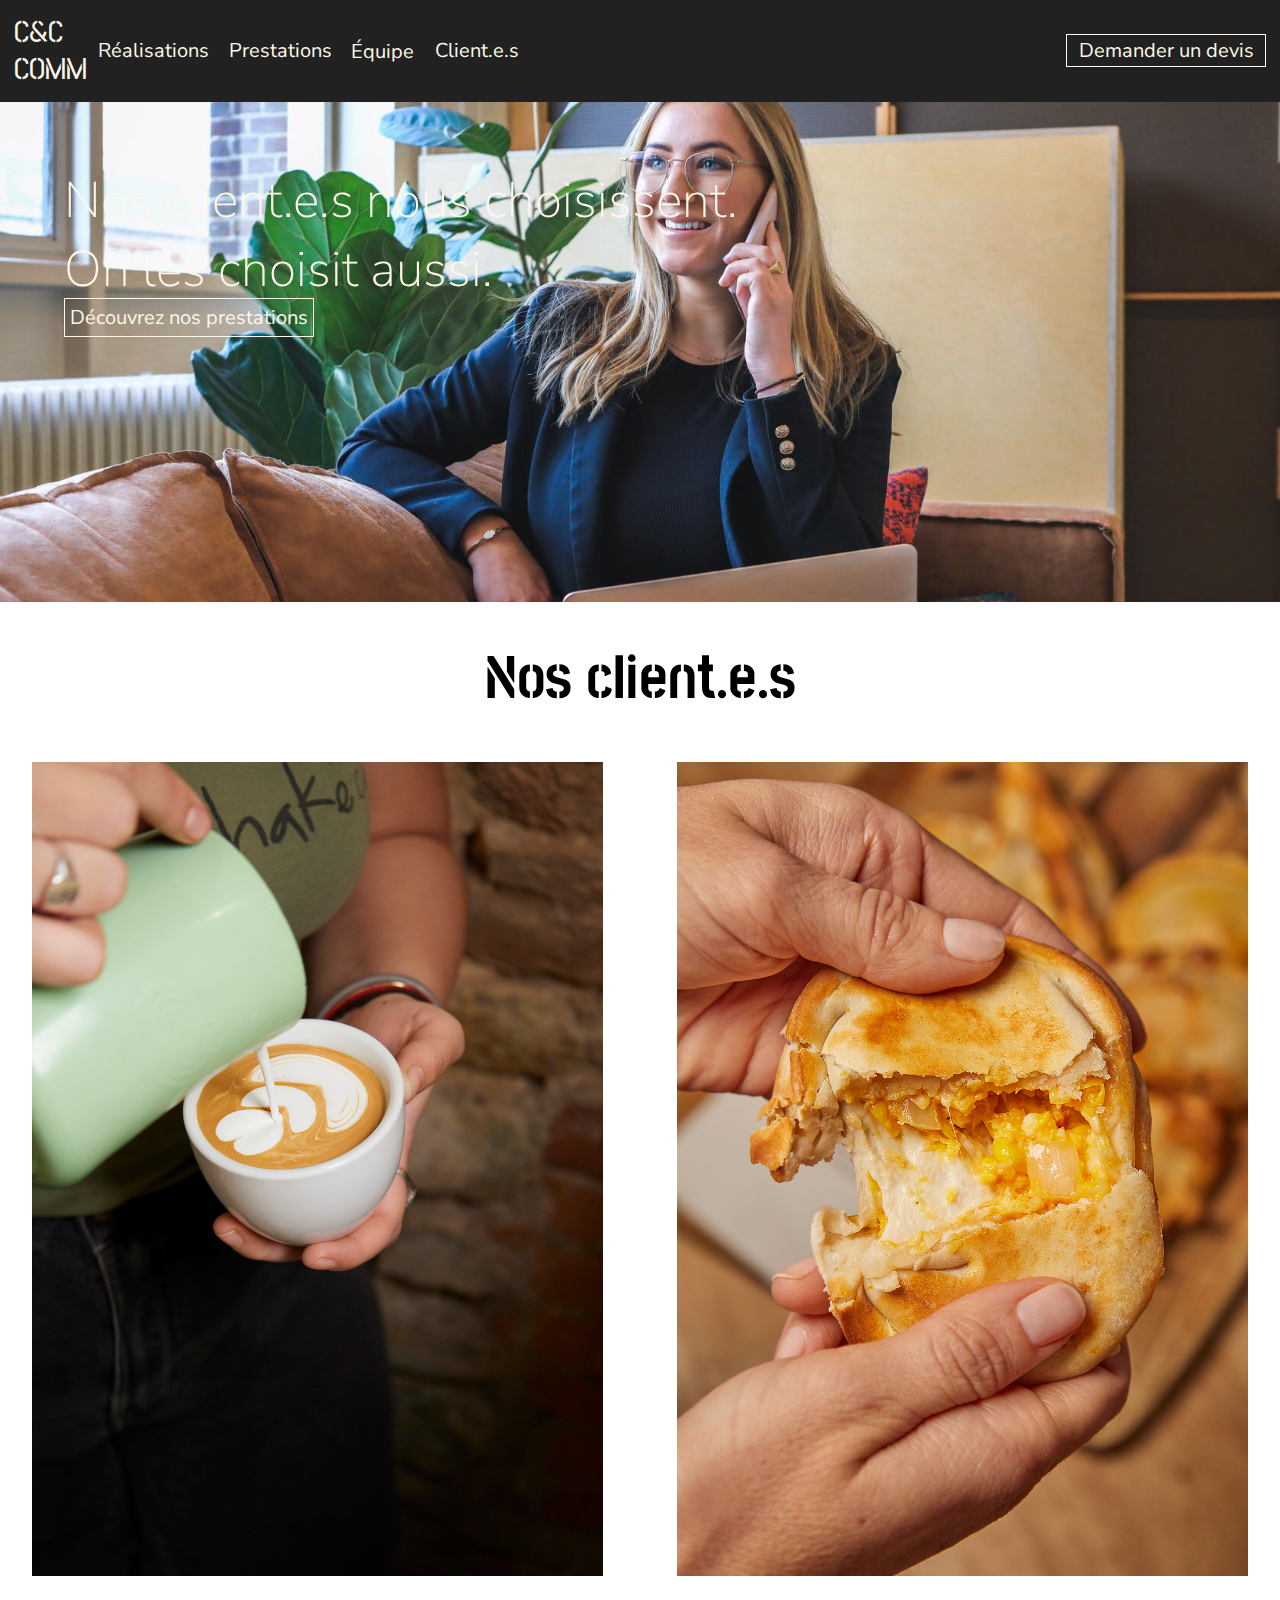
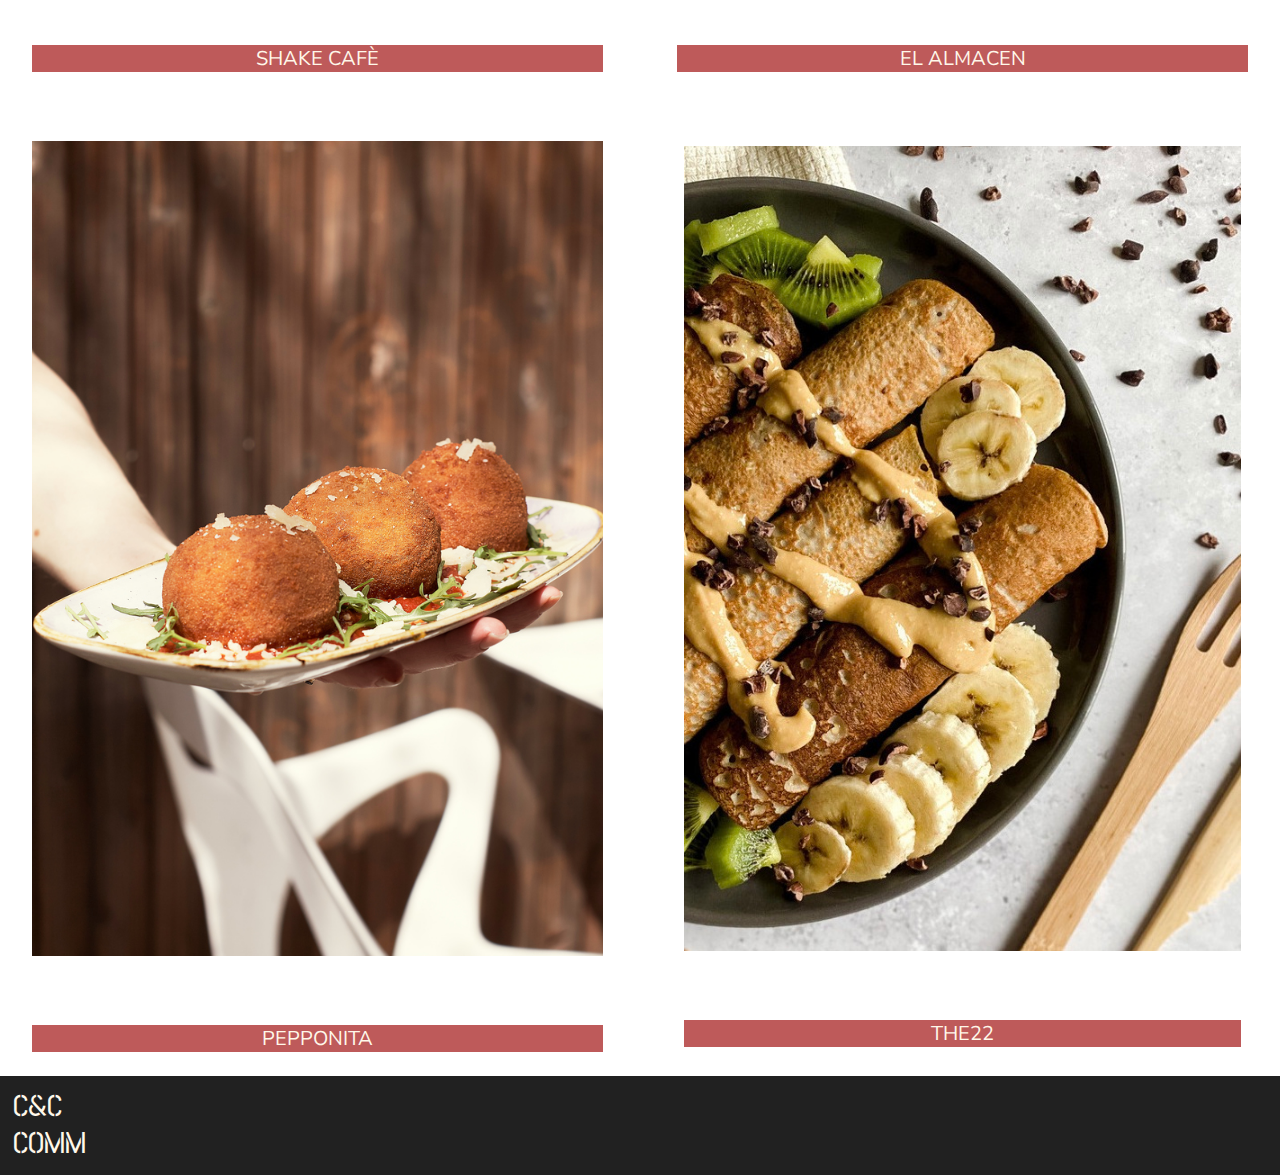
<file: pages/clients.html>
<!DOCTYPE html>
<html lang="en">
<head>
    <meta charset="UTF-8">
    <meta http-equiv="X-UA-Compatible" content="IE=edge">
    <meta name="viewport" content="width=device-width, initial-scale=1.0">
    <title>C&C COMM - Client.e.s</title>
    <link rel="preconnect" href="https://fonts.googleapis.com">
    <link rel="preconnect" href="https://fonts.gstatic.com" crossorigin>
    <link href="https://fonts.googleapis.com/css2?family=Nunito+Sans:wght@200;400;700&display=swap" rel="stylesheet">
    <link rel="preconnect" href="https://fonts.googleapis.com"> 
    <link rel="preconnect" href="https://fonts.gstatic.com" crossorigin> 
    <link href="https://fonts.googleapis.com/css2?family=Nunito+Sans:wght@200;400;700&family=Stick+No+Bills:wght@200;400;700&display=swap" rel="stylesheet">
    <link href="https://cdn.jsdelivr.net/npm/bootstrap@5.3.0-alpha1/dist/css/bootstrap.min.css" rel="stylesheet" integrity="sha384-GLhlTQ8iRABdZLl6O3oVMWSktQOp6b7In1Zl3/Jr59b6EGGoI1aFkw7cmDA6j6gD" crossorigin="anonymous">
    <link rel="stylesheet" href="https://fonts.googleapis.com/css2?family=Material+Symbols+Outlined:opsz,wght,FILL,GRAD@20..48,100..700,0..1,-50..200" />
    <link rel="stylesheet" href="../css/styles.css">
</head>
<body>
    <header class="container-fluid">
        <div>
            <a href="../index.html" class="logo">C&C<br>COMM</a>
        </div>
        <nav class="navWrapper">
            <input type="checkbox" name="" id="toggle">
            <label for="toggle"><span class="material-symbols-outlined">MENU</span></label>
            <div class="menu">
                <ul>
                    <li><a href="./realisations.html">Réalisations</a></li>
                    <li><a href="./prestations.html">Prestations</a></li>
                    <li><a href="./equipe.html">Équipe</a></li>
                    <li><a href="./clients.html">Client.e.s</a></li>
                </ul>
            </div>
        </nav>
        <div>
            <a href="./formulario.html" class="devis" target="blank">Demander un devis</a>
        </div>
    </header>
    <main>
        <section class="bannerClients">
            <!--<img src="../assets/img/clients/clients-cover.jpg" alt="cliente">-->
            <div>
                <h1>Nos client.e.s nous choisissent.<br>On les choisit aussi.</h1>
                <a href="./prestations.html">Découvrez nos prestations</a>
            </div>
        </section>
        <section class="clients">
            <div class="clientsTitle">
                <h2>Nos client.e.s</h2>
            </div>
        <section class="clientsCards">
            <div class="ShakeCafe">
                <img src="../assets/img/clients/shakecafe.jpg" alt="shake cafe">
                <a href="https://www.shakecafe.it" target="blank">Shake Cafè</a>
            </div>
            <div class="ElAlmacen">
                <img src="../assets/img/clients/almacen.jpg" alt="empanadas">
                <a href="https://www.el-almacen-empanadas.fr" target="blank">El Almacen</a>
            </div>
            <div class="Pepponita">
                <img src="../assets/img/clients/pepponita.jpg" alt="arancini">
                <a href="https://www.pepponita.fr" target="blank">Pepponita</a>
            </div>
            <div class="The22">
                <img src="../assets/img/clients/the22.jpg" alt="yoga studio">
                <a href="https://www.the-22.com" target="blank">The22</a>
            </section>
        </div>
        </section>
    </main>
    <footer class="container-fluid">
        <div>
            <a href="../index.html" class="logo">C&C<br>COMM</a>
        </div>
    </footer>
    <script src="https://cdn.jsdelivr.net/npm/@popperjs/core@2.11.6/dist/umd/popper.min.js" integrity="sha384-oBqDVmMz9ATKxIep9tiCxS/Z9fNfEXiDAYTujMAeBAsjFuCZSmKbSSUnQlmh/jp3" crossorigin="anonymous"></script>
    <script src="https://cdn.jsdelivr.net/npm/bootstrap@5.3.0-alpha1/dist/js/bootstrap.min.js" integrity="sha384-mQ93GR66B00ZXjt0YO5KlohRA5SY2XofN4zfuZxLkoj1gXtW8ANNCe9d5Y3eG5eD" crossorigin="anonymous"></script>
</body>
</html>
</file>
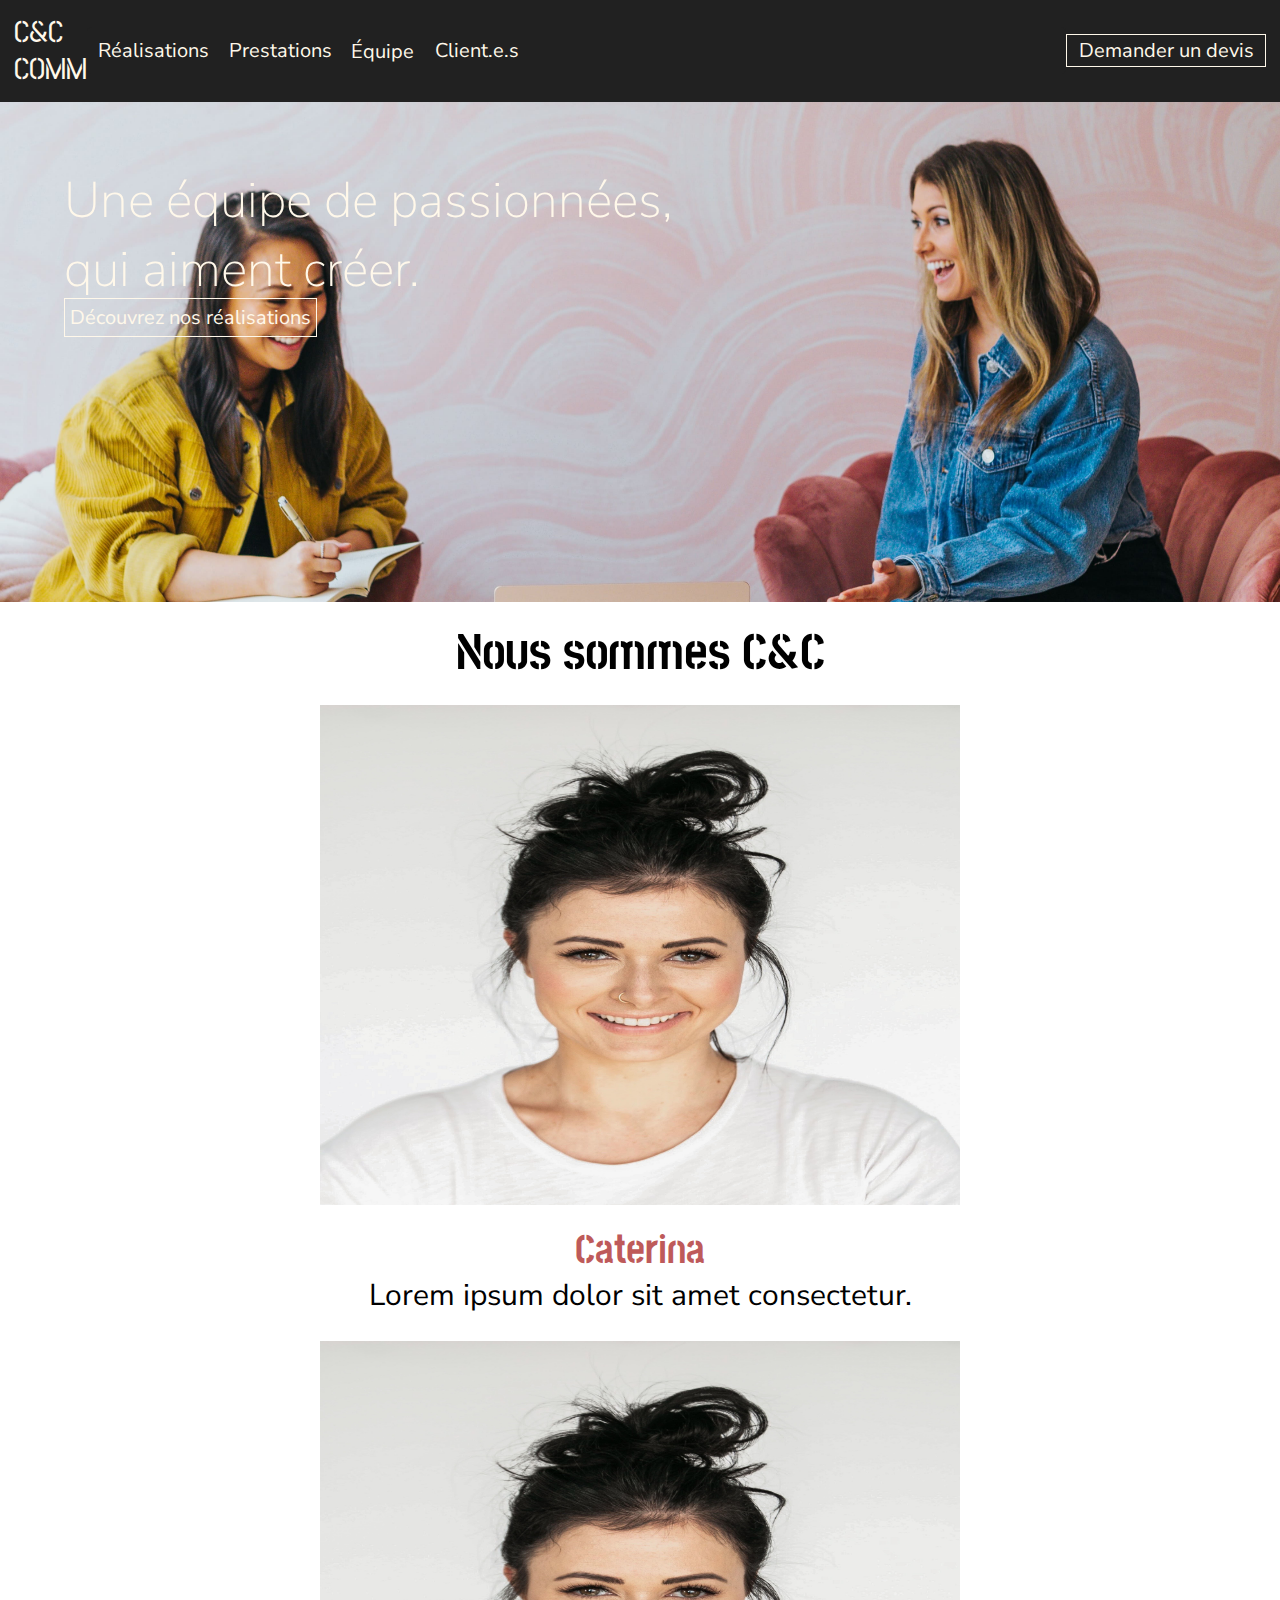
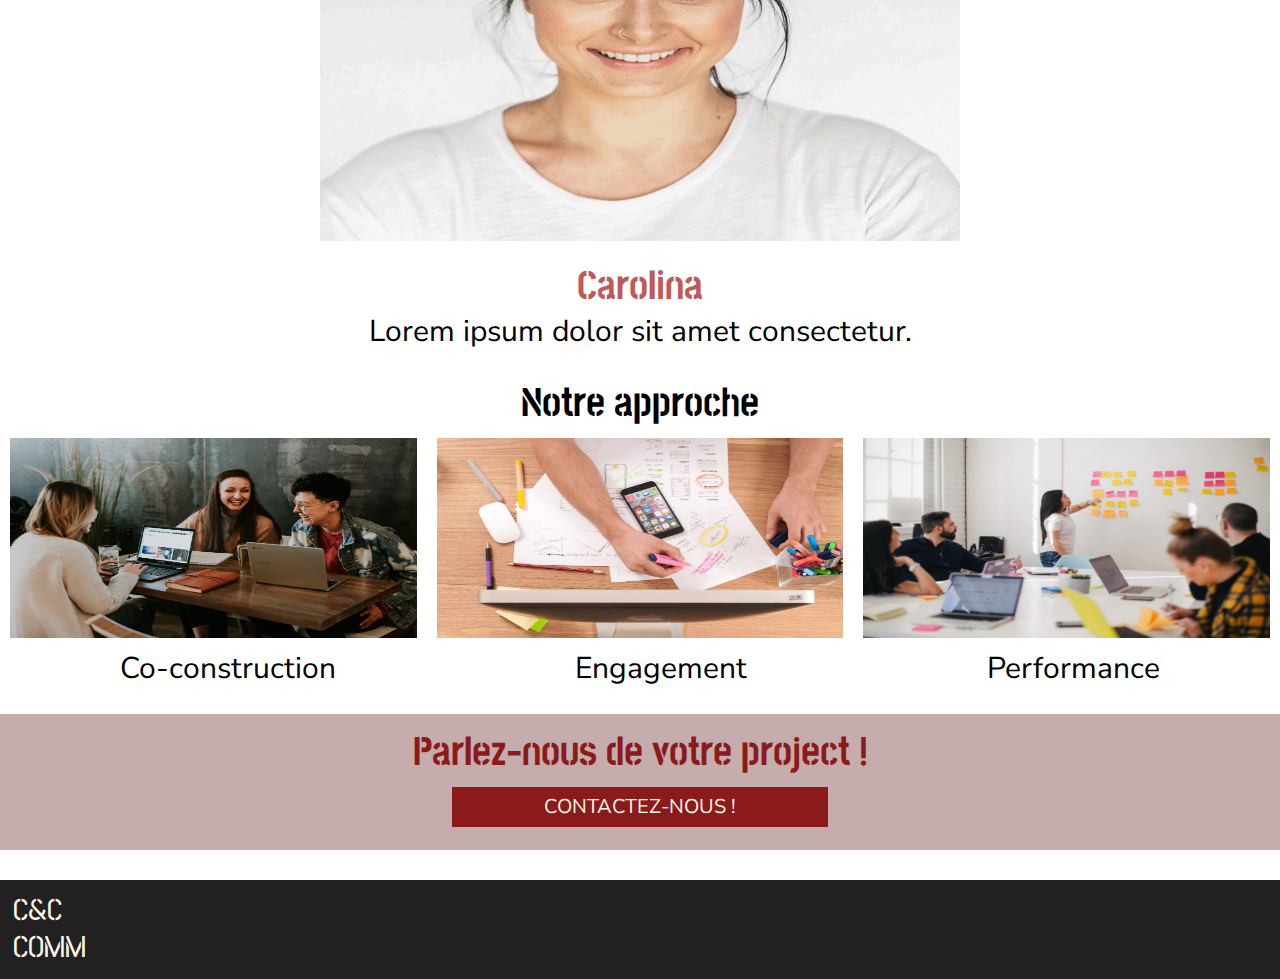
<file: pages/equipe.html>
<!DOCTYPE html>
<html lang="en">
<head>
    <meta charset="UTF-8">
    <meta http-equiv="X-UA-Compatible" content="IE=edge">
    <meta name="viewport" content="width=device-width, initial-scale=1.0">
    <title>C&C COMM - Équipe</title>
    <link rel="preconnect" href="https://fonts.googleapis.com">
    <link rel="preconnect" href="https://fonts.gstatic.com" crossorigin>
    <link href="https://fonts.googleapis.com/css2?family=Nunito+Sans:wght@200;400;700&display=swap" rel="stylesheet">
    <link rel="preconnect" href="https://fonts.googleapis.com"> 
    <link rel="preconnect" href="https://fonts.gstatic.com" crossorigin> 
    <link href="https://fonts.googleapis.com/css2?family=Nunito+Sans:wght@200;400;700&family=Stick+No+Bills:wght@200;400;700&display=swap" rel="stylesheet">
    <link href="https://cdn.jsdelivr.net/npm/bootstrap@5.3.0-alpha1/dist/css/bootstrap.min.css" rel="stylesheet" integrity="sha384-GLhlTQ8iRABdZLl6O3oVMWSktQOp6b7In1Zl3/Jr59b6EGGoI1aFkw7cmDA6j6gD" crossorigin="anonymous">
    <link rel="stylesheet" href="https://fonts.googleapis.com/css2?family=Material+Symbols+Outlined:opsz,wght,FILL,GRAD@20..48,100..700,0..1,-50..200" /> 
    <link rel="stylesheet" href="../css/styles.css">
</head>
<body>
    <header class="container-fluid">
        <div>
            <a href="../index.html" class="logo">C&C<br>COMM</a>
        </div>
        <nav class="navWrapper">
            <input type="checkbox" name="" id="toggle">
            <label for="toggle"><span class="material-symbols-outlined">MENU</span></label>
            <div class="menu">
                <ul>
                    <li><a href="./realisations.html">Réalisations</a></li>
                    <li><a href="./prestations.html">Prestations</a></li>
                    <li><a href="./equipe.html">Équipe</a></li>
                    <li><a href="./clients.html">Client.e.s</a></li>
                </ul>
            </div>
        </nav>
        <div>
            <a href="./formulario.html" class="devis" target="blank">Demander un devis</a>
        </div>
    </header>
    <main>
        <section class="bannerEquipe">
            <!--<img src="../assets/img/equipe/equipe-cover.jpg" alt="team work">-->
            <div>
                <h1>Une équipe de passionnées,<br>qui aiment créer.</h1>
                <a href="./realisations.html">Découvrez nos réalisations</a>
            </div>
        </section>
        <section class="nousSommes">
            <h2>Nous sommes C&C</h2>
            <img src="../assets/img/equipe/portrait.jpg" alt="caterina">
            <h3>Caterina</h3>
            <p>Lorem ipsum dolor sit amet consectetur.</p>
            <img src="../assets/img/equipe/portrait.jpg" alt="carolina">
            <h3>Carolina</h3>
            <p>Lorem ipsum dolor sit amet consectetur.</p>
        </section>
        <section class="notreApproche">
            <h3>Notre approche</h3>
            <div class="notreApprocheImg">
                <img src="../assets/img/equipe/construction.jpg" alt="construction">
                <img src="../assets/img/equipe/engagement.jpg" alt="engagement">
                <img src="../assets/img/equipe/engagement-equipe.jpg" alt="performance">
            </div>
            <div class="notreApprocheText">
                <p>Co-construction</p>
                <p>Engagement</p>
                <p>Performance</p>
            </div>
        </section>
        <section class="parlezNous">
            <h3>Parlez-nous de votre project !</h3>
            <div class="parlezNousButton">
                <a href="../pages/formulario.html">Contactez-nous !</a>
            </div>
        </section>
    </main>
    <footer class="container-fluid">
        <div>
            <a href="../index.html" class="logo">C&C<br>COMM</a>
        </div>
    </footer>
    <script src="https://cdn.jsdelivr.net/npm/@popperjs/core@2.11.6/dist/umd/popper.min.js" integrity="sha384-oBqDVmMz9ATKxIep9tiCxS/Z9fNfEXiDAYTujMAeBAsjFuCZSmKbSSUnQlmh/jp3" crossorigin="anonymous"></script>
    <script src="https://cdn.jsdelivr.net/npm/bootstrap@5.3.0-alpha1/dist/js/bootstrap.min.js" integrity="sha384-mQ93GR66B00ZXjt0YO5KlohRA5SY2XofN4zfuZxLkoj1gXtW8ANNCe9d5Y3eG5eD" crossorigin="anonymous"></script>
</body>
</html>
</file>
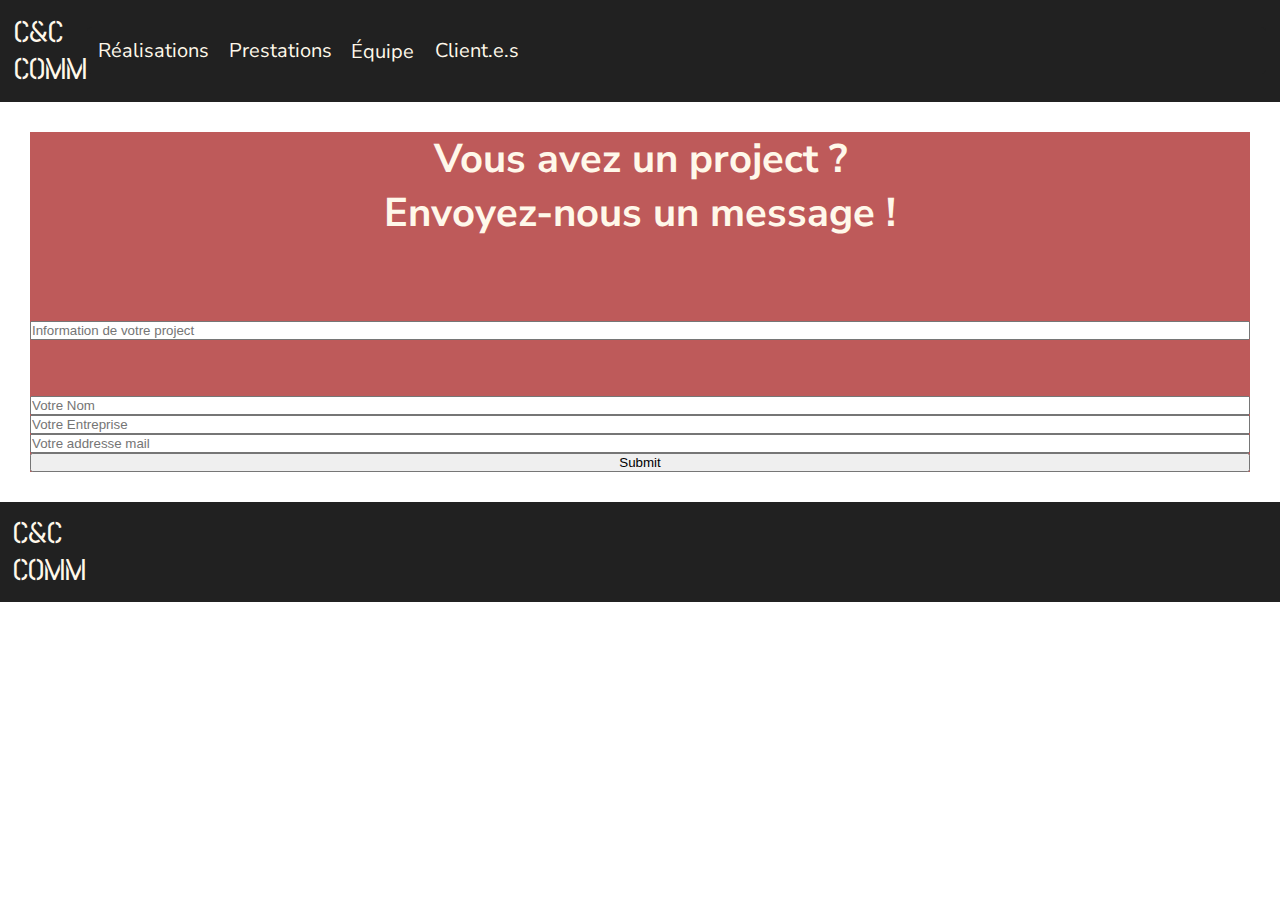
<file: pages/formulario.html>
<!DOCTYPE html>
<html lang="en">
<head>
    <meta charset="UTF-8">
    <meta http-equiv="X-UA-Compatible" content="IE=edge">
    <meta name="viewport" content="width=device-width, initial-scale=1.0">
    <title>Demander un devis</title>
    <link rel="preconnect" href="https://fonts.googleapis.com">
    <link rel="preconnect" href="https://fonts.gstatic.com" crossorigin>
    <link href="https://fonts.googleapis.com/css2?family=Nunito+Sans:wght@200;400;700&display=swap" rel="stylesheet">
    <link rel="preconnect" href="https://fonts.googleapis.com"> 
    <link rel="preconnect" href="https://fonts.gstatic.com" crossorigin> 
    <link href="https://fonts.googleapis.com/css2?family=Nunito+Sans:wght@200;400;700&family=Stick+No+Bills:wght@200;400;700&display=swap" rel="stylesheet">
    <link href="https://cdn.jsdelivr.net/npm/bootstrap@5.3.0-alpha1/dist/css/bootstrap.min.css" rel="stylesheet" integrity="sha384-GLhlTQ8iRABdZLl6O3oVMWSktQOp6b7In1Zl3/Jr59b6EGGoI1aFkw7cmDA6j6gD" crossorigin="anonymous">
    <link rel="stylesheet" href="https://fonts.googleapis.com/css2?family=Material+Symbols+Outlined:opsz,wght,FILL,GRAD@20..48,100..700,0..1,-50..200" />
    <link rel="stylesheet" href="../css/styles.css">
</head>
<body>
    <header class="container-fluid">
            <div>
                <a href="../index.html" class="logo">C&C<br>COMM</a>
            </div>
            <nav class="navWrapper">
                <input type="checkbox" name="" id="toggle">
                <label for="toggle"><span class="material-symbols-outlined">MENU</span></label>
                <div class="menu">
                    <ul>
                        <li><a href="./realisations.html">Réalisations</a></li>
                        <li><a href="./prestations.html">Prestations</a></li>
                        <li><a href="./equipe.html">Équipe</a></li>
                        <li><a href="./clients.html">Client.e.s</a></li>
                    </ul>
                </div>
            </nav>
    </header>
    <main>
        <section class="formulario">
            <p>Vous avez un project ?<br>Envoyez-nous un message !</p>
            <input type="text" id="message" placeholder="Information de votre project">
            <input type="text" id="message" placeholder="Votre Nom">
            <input type="text" id="message" placeholder="Votre Entreprise">
            <input type="email" id="email" placeholder="Votre addresse mail">
            <label for="envoyer"></label>
            <input type="submit" id="envoyer">
        </section>
    </main>
    <footer class="container-fluid">
            <div>
                <a href="../index.html" class="logo">C&C<br>COMM</a>
            </div>
    </footer>
    <script src="https://cdn.jsdelivr.net/npm/@popperjs/core@2.11.6/dist/umd/popper.min.js" integrity="sha384-oBqDVmMz9ATKxIep9tiCxS/Z9fNfEXiDAYTujMAeBAsjFuCZSmKbSSUnQlmh/jp3" crossorigin="anonymous"></script>
    <script src="https://cdn.jsdelivr.net/npm/bootstrap@5.3.0-alpha1/dist/js/bootstrap.min.js" integrity="sha384-mQ93GR66B00ZXjt0YO5KlohRA5SY2XofN4zfuZxLkoj1gXtW8ANNCe9d5Y3eG5eD" crossorigin="anonymous"></script>
</body>
</html>
</file>
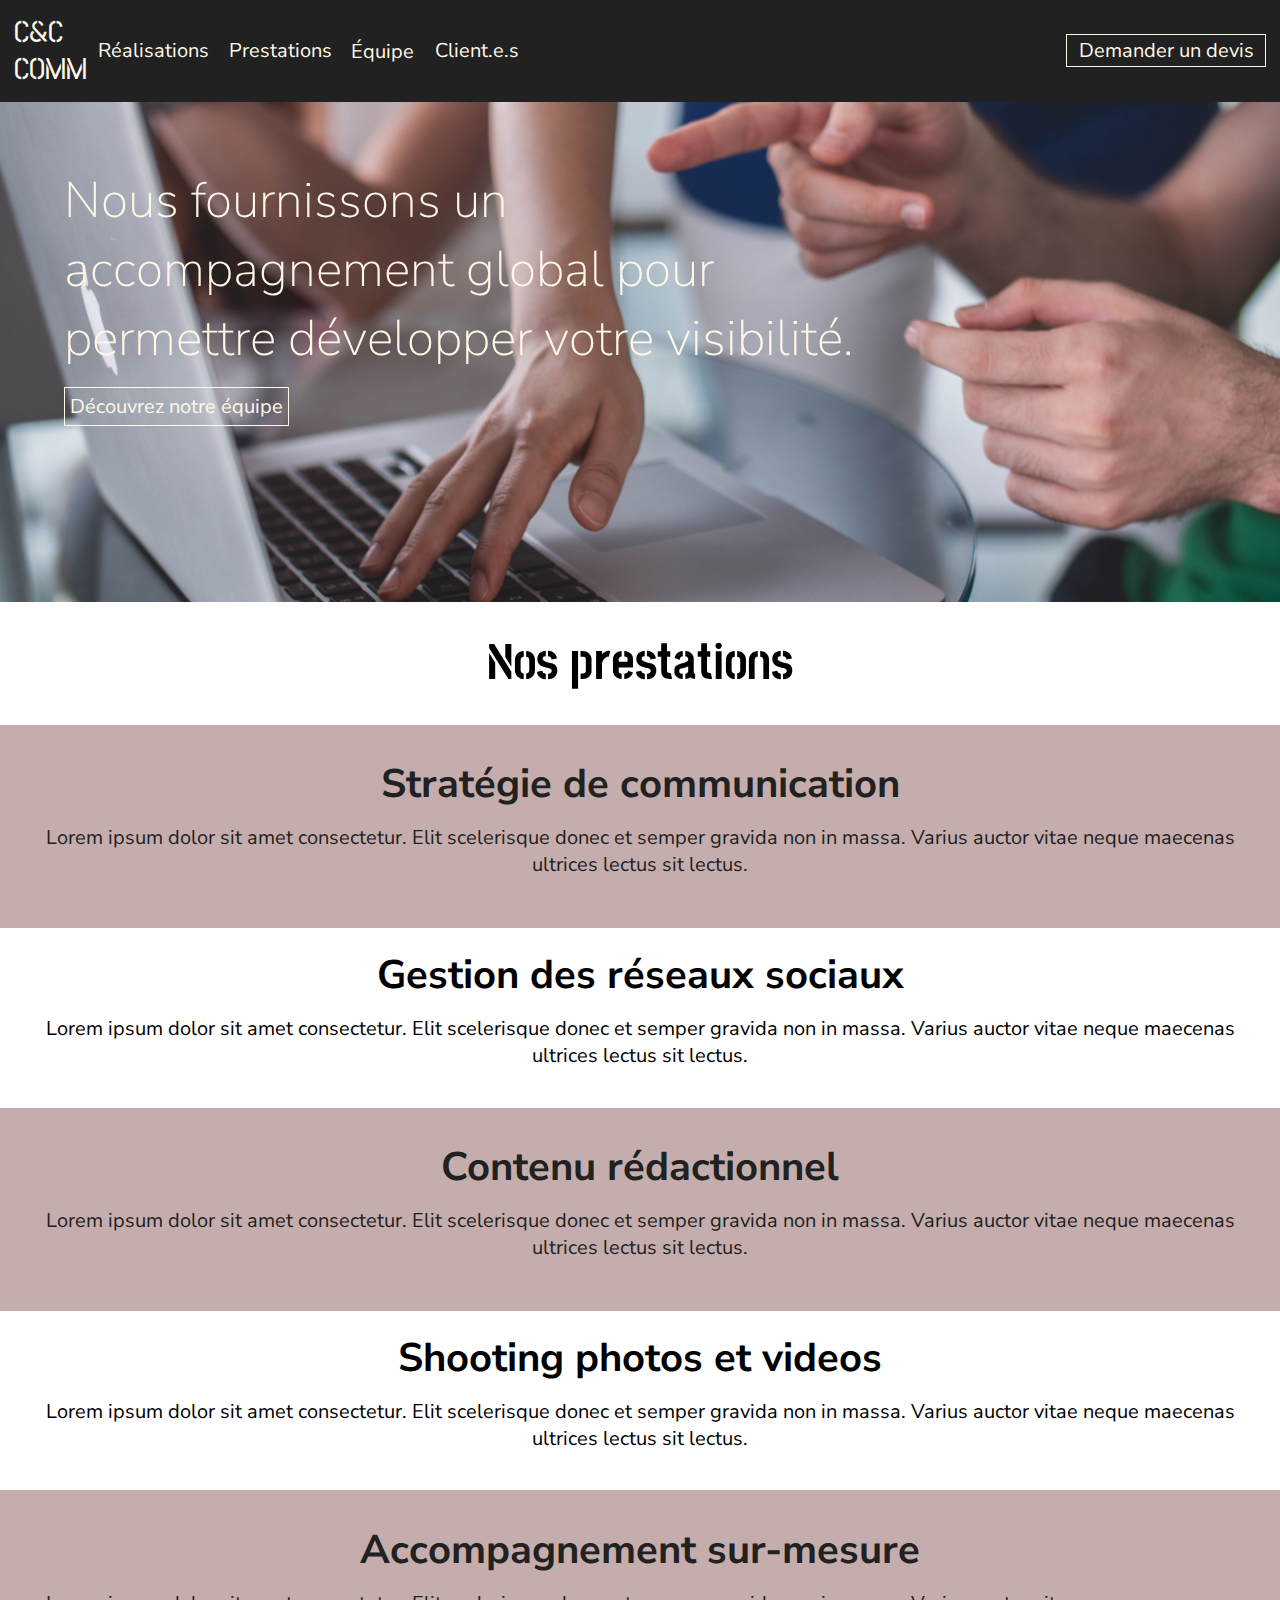
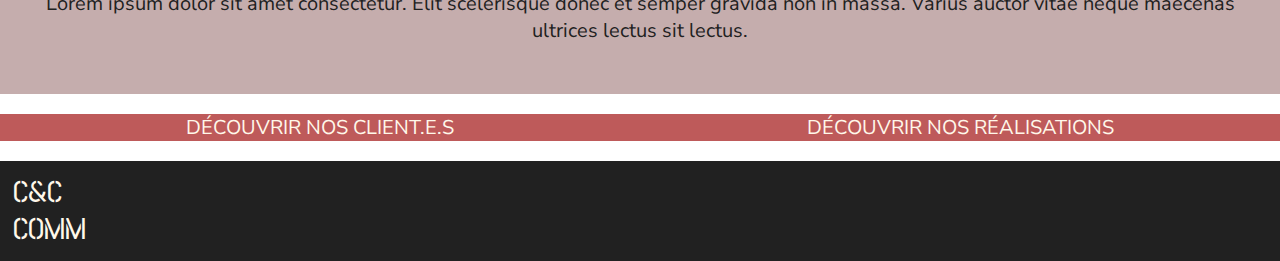
<file: pages/prestations.html>
<!DOCTYPE html>
<html lang="en">
<head>
    <meta charset="UTF-8">
    <meta http-equiv="X-UA-Compatible" content="IE=edge">
    <meta name="viewport" content="width=device-width, initial-scale=1.0">
    <title>C&C COMM - Prestations</title>
    <link rel="preconnect" href="https://fonts.googleapis.com">
    <link rel="preconnect" href="https://fonts.gstatic.com" crossorigin>
    <link href="https://fonts.googleapis.com/css2?family=Nunito+Sans:wght@200;400;700&display=swap" rel="stylesheet">
    <link rel="preconnect" href="https://fonts.googleapis.com"> 
    <link rel="preconnect" href="https://fonts.gstatic.com" crossorigin> 
    <link href="https://fonts.googleapis.com/css2?family=Nunito+Sans:wght@200;400;700&family=Stick+No+Bills:wght@200;400;700&display=swap" rel="stylesheet">
    <link href="https://cdn.jsdelivr.net/npm/bootstrap@5.3.0-alpha1/dist/css/bootstrap.min.css" rel="stylesheet" integrity="sha384-GLhlTQ8iRABdZLl6O3oVMWSktQOp6b7In1Zl3/Jr59b6EGGoI1aFkw7cmDA6j6gD" crossorigin="anonymous">
    <link rel="stylesheet" href="https://fonts.googleapis.com/css2?family=Material+Symbols+Outlined:opsz,wght,FILL,GRAD@20..48,100..700,0..1,-50..200" />
    <link rel="stylesheet" href="../css/styles.css">
</head>
<body>
    <header class="container-fluid">
        <div>
            <a href="../index.html" class="logo">C&C<br>COMM</a>
        </div>
        <nav class="navWrapper">
            <input type="checkbox" name="" id="toggle">
            <label for="toggle"><span class="material-symbols-outlined">MENU</span></label>
            <div class="menu">
                <ul>
                    <li><a href="./realisations.html">Réalisations</a></li>
                    <li><a href="./prestations.html">Prestations</a></li>
                    <li><a href="./equipe.html">Équipe</a></li>
                    <li><a href="./clients.html">Client.e.s</a></li>
                </ul>
            </div>
        </nav>
        <div>
            <a href="./formulario.html" class="devis" target="blank">Demander un devis</a>
        </div>
    </header>
    <main>
        <section class="bannerPrestations">
            <!--<img src="../assets/img/prestations/prestations-cover.jpg" alt="computadora telefono">-->
            <div>
                <h1>Nous fournissons un<br>accompagnement global pour<br> permettre développer votre visibilité.</h1>
                <a href="./equipe.html">Découvrez notre équipe</a>
            </div>
        </section>
        <section class="prestations">
            <h2 class="prestationsTitle">Nos prestations</h2>
            <div class="caja">
                <h2>Stratégie de communication</h2>
                <p>Lorem ipsum dolor sit amet consectetur. Elit scelerisque donec et semper gravida non in massa. Varius auctor vitae neque maecenas ultrices lectus sit lectus.</p>
            </div>
            <div>
                <h2>Gestion des réseaux sociaux</h2>
                <p>Lorem ipsum dolor sit amet consectetur. Elit scelerisque donec et semper gravida non in massa. Varius auctor vitae neque maecenas ultrices lectus sit lectus.</p>
            </div>
            <div class="caja">
                <h2>Contenu rédactionnel</h2>
                <p>Lorem ipsum dolor sit amet consectetur. Elit scelerisque donec et semper gravida non in massa. Varius auctor vitae neque maecenas ultrices lectus sit lectus.</p>
            </div>
            <div>
                <h2>Shooting photos et videos</h2>
                <p>Lorem ipsum dolor sit amet consectetur. Elit scelerisque donec et semper gravida non in massa. Varius auctor vitae neque maecenas ultrices lectus sit lectus.</p>
            </div>
            <div class="caja">
                <h2>Accompagnement sur-mesure</h2>
                <p >Lorem ipsum dolor sit amet consectetur. Elit scelerisque donec et semper gravida non in massa. Varius auctor vitae neque maecenas ultrices lectus sit lectus.</p>
            </div>
        </section>
        <section class="prestationsButtons">
            <a href="../pages/clients.html">Découvrir nos client.e.s</a>
            <a href="../pages/realisations.html">Découvrir nos réalisations</a>
        </section>
    </main>
    <footer class="container-fluid">
        <div>
            <a href="../index.html" class="logo">C&C<br>COMM</a>
        </div>
    </footer>
    <script src="https://cdn.jsdelivr.net/npm/@popperjs/core@2.11.6/dist/umd/popper.min.js" integrity="sha384-oBqDVmMz9ATKxIep9tiCxS/Z9fNfEXiDAYTujMAeBAsjFuCZSmKbSSUnQlmh/jp3" crossorigin="anonymous"></script>
    <script src="https://cdn.jsdelivr.net/npm/bootstrap@5.3.0-alpha1/dist/js/bootstrap.min.js" integrity="sha384-mQ93GR66B00ZXjt0YO5KlohRA5SY2XofN4zfuZxLkoj1gXtW8ANNCe9d5Y3eG5eD" crossorigin="anonymous"></script>
</body>
</html>
</file>
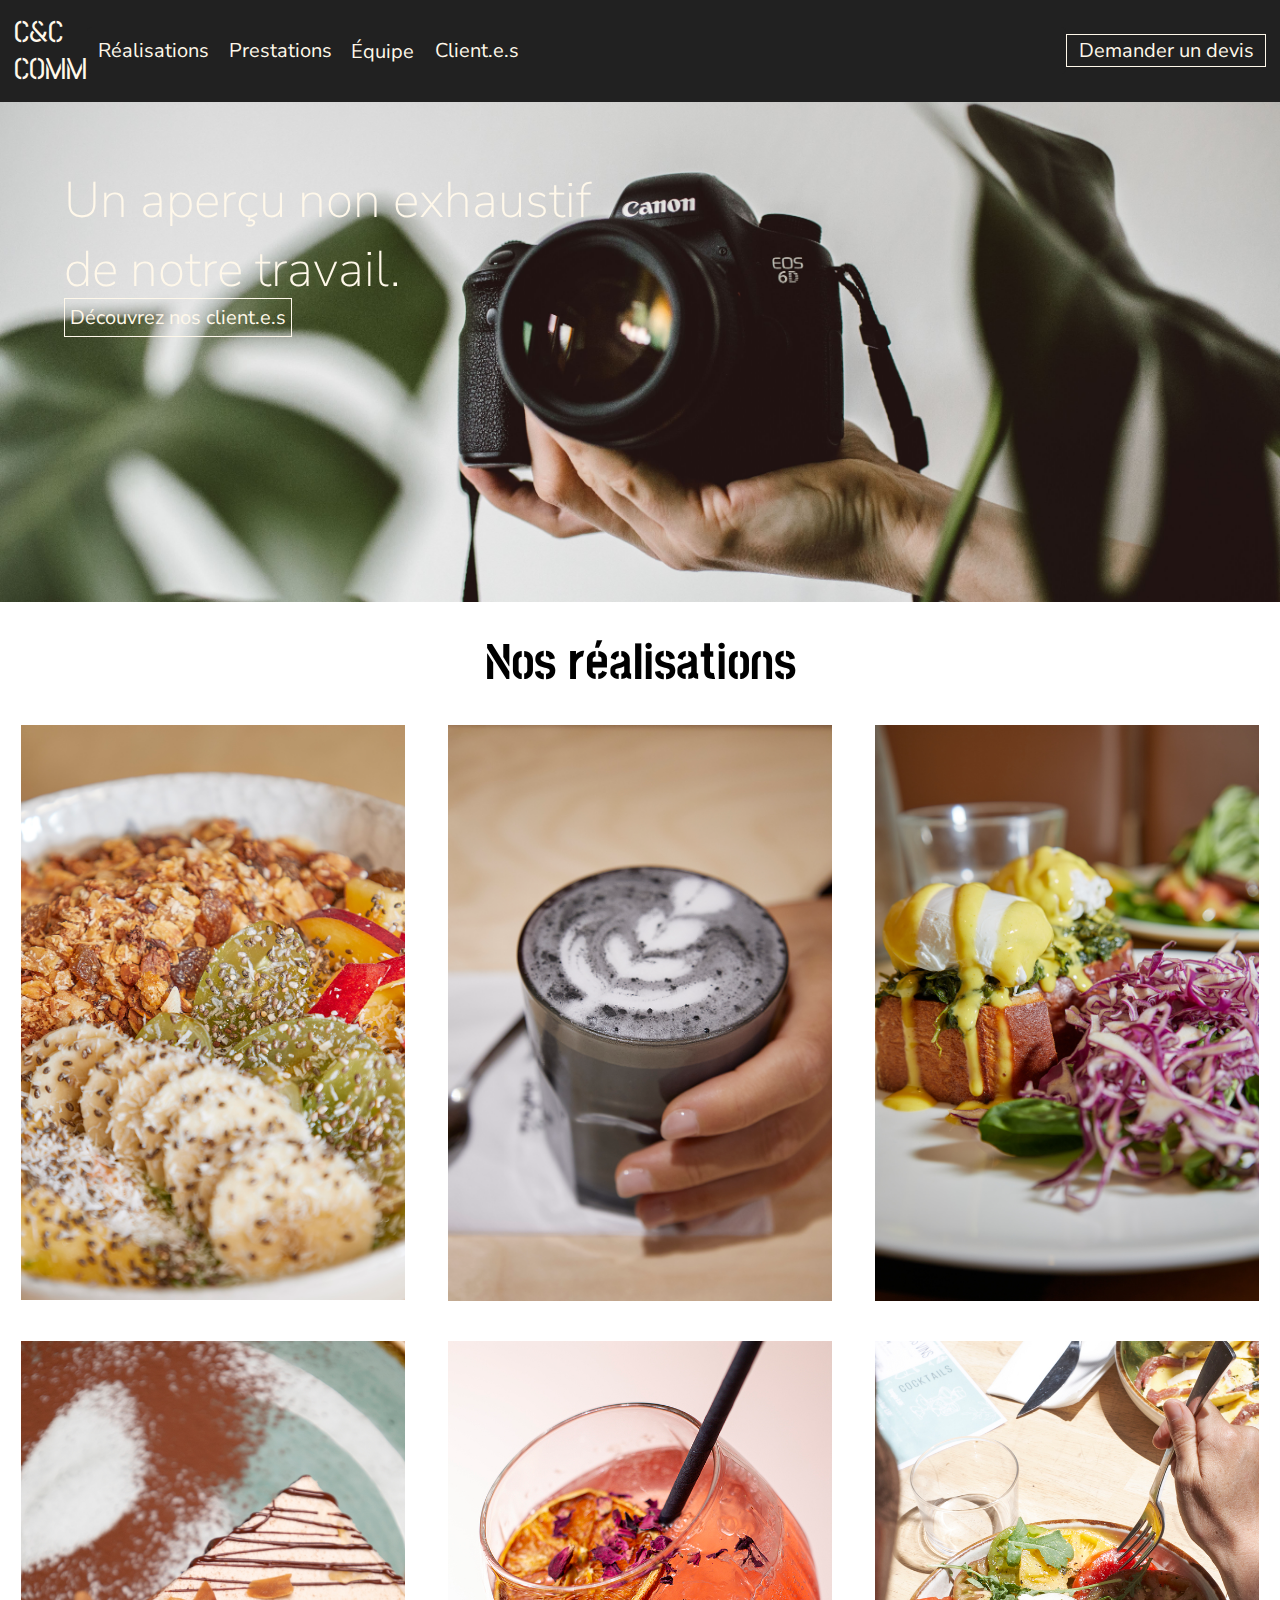
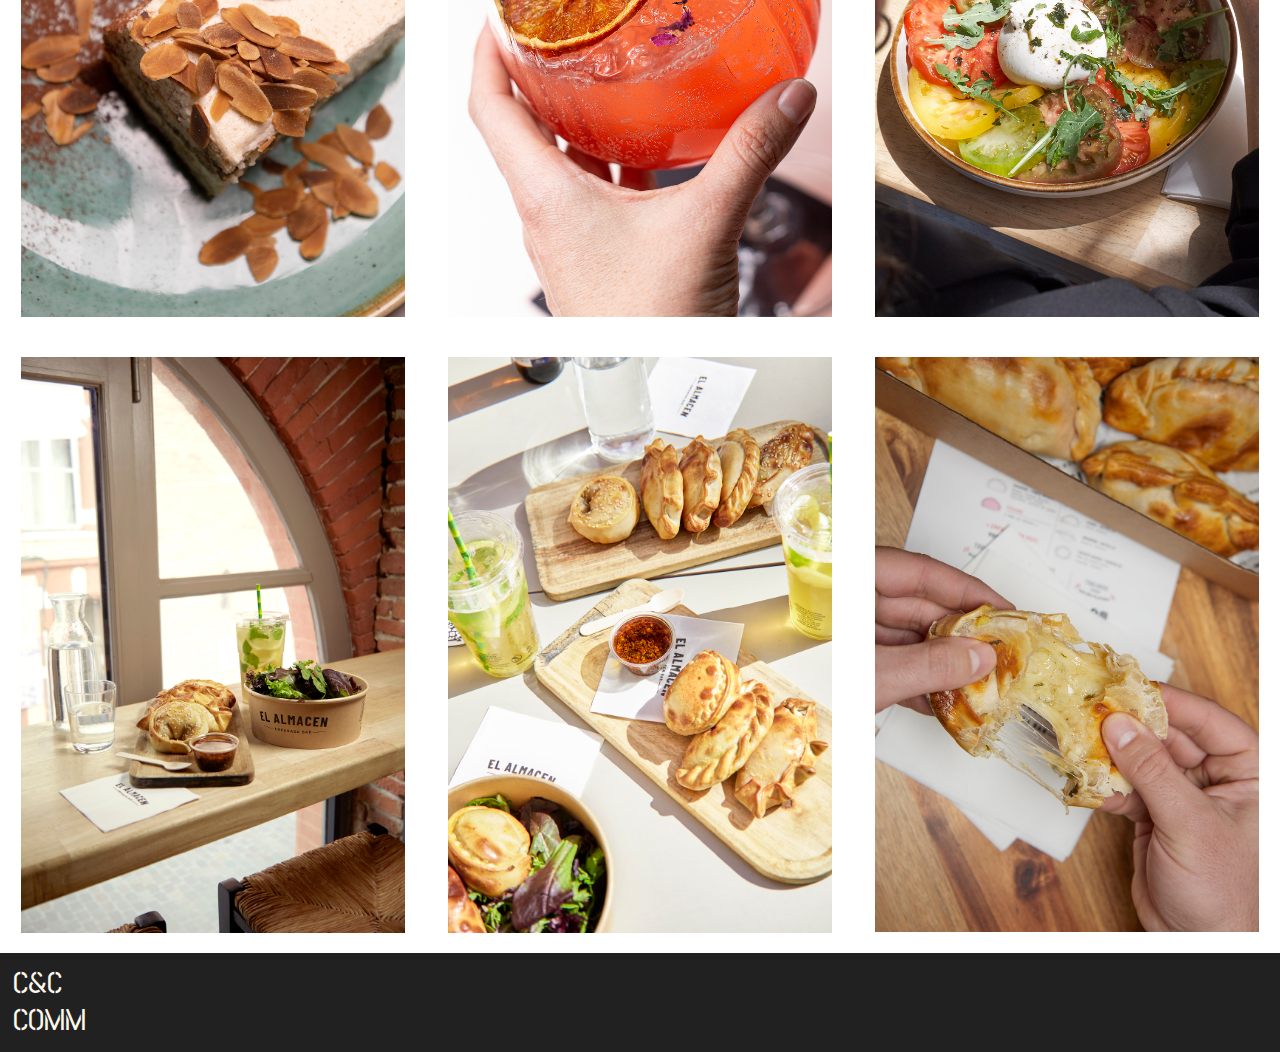
<file: pages/realisations.html>
<!DOCTYPE html>
<html lang="en">
<head class="container-fluid">
    <meta charset="UTF-8">
    <meta http-equiv="X-UA-Compatible" content="IE=edge">
    <meta name="viewport" content="width=device-width, initial-scale=1.0">
    <title>C&C COMM - Réalisations</title>
    <link rel="preconnect" href="https://fonts.googleapis.com">
    <link rel="preconnect" href="https://fonts.gstatic.com" crossorigin>
    <link href="https://fonts.googleapis.com/css2?family=Nunito+Sans:wght@200;400;700&display=swap" rel="stylesheet">
    <link rel="preconnect" href="https://fonts.googleapis.com"> 
    <link rel="preconnect" href="https://fonts.gstatic.com" crossorigin> 
    <link href="https://fonts.googleapis.com/css2?family=Nunito+Sans:wght@200;400;700&family=Stick+No+Bills:wght@200;400;700&display=swap" rel="stylesheet">
    <link href="https://cdn.jsdelivr.net/npm/bootstrap@5.3.0-alpha1/dist/css/bootstrap.min.css" rel="stylesheet" integrity="sha384-GLhlTQ8iRABdZLl6O3oVMWSktQOp6b7In1Zl3/Jr59b6EGGoI1aFkw7cmDA6j6gD" crossorigin="anonymous">
    <link rel="stylesheet" href="https://fonts.googleapis.com/css2?family=Material+Symbols+Outlined:opsz,wght,FILL,GRAD@20..48,100..700,0..1,-50..200" />
    <link rel="stylesheet" href="../css/styles.css">
</head>
<body>
    <header class="container-fluid">
        <div>
            <a href="../index.html" class="logo">C&C<br>COMM</a>
        </div>
        <nav class="navWrapper">
            <input type="checkbox" name="" id="toggle">
            <label for="toggle"><span class="material-symbols-outlined">MENU</span></label>
            <div class="menu">
                <ul>
                    <li><a href="./realisations.html">Réalisations</a></li>
                    <li><a href="./prestations.html">Prestations</a></li>
                    <li><a href="./equipe.html">Équipe</a></li>
                    <li><a href="./clients.html">Client.e.s</a></li>
                </ul>
            </div>
        </nav>
        <div>
            <a href="./formulario.html" class="devis" target="blank">Demander un devis</a>
        </div>
    </header>
    <main>
        <section class="bannerRealisations">
            <!-- <img src="../assets/img/realisations/realisations-cover.jpg" alt="camara de fotos">-->
            <div>
                <h1>Un aperçu non exhaustif<br>de notre travail.</h1>
                <a href="./clients.html">Découvrez nos client.e.s</a>
            </div>
        </section>  
        <section class="realisations">
            <h2>Nos réalisations</h2>
        <div class="realisationsImg">
            <img src="../assets/img/realisations/shake1.jpg" alt="eggs benedict">
            <img src="../assets/img/realisations/shake2.jpg" alt="lattes">
            <img src="../assets/img/realisations/shake3.jpg" alt="smoothie">
            <img src="../assets/img/realisations/pepponita1.jpg" alt="ensalada">
            <img src="../assets/img/realisations/pepponita2.jpg" alt="cocktail">
            <img src="../assets/img/realisations/pepponita3.jpg" alt="burrata">
            <img src="../assets/img/realisations/almacen1.jpg" alt="empanadas">
            <img src="../assets/img/realisations/almacen2.jpg" alt="empanadas">
            <img src="../assets/img/realisations/almacen3.jpg" alt="empanadas">
        </div>
        </section>
    </main>
    <footer class="container-fluid">
        <div>
            <a href="../index.html" class="logo">C&C<br>COMM</a>
        </div>
    </footer>
    <script src="https://cdn.jsdelivr.net/npm/@popperjs/core@2.11.6/dist/umd/popper.min.js" integrity="sha384-oBqDVmMz9ATKxIep9tiCxS/Z9fNfEXiDAYTujMAeBAsjFuCZSmKbSSUnQlmh/jp3" crossorigin="anonymous"></script>
    <script src="https://cdn.jsdelivr.net/npm/bootstrap@5.3.0-alpha1/dist/js/bootstrap.min.js" integrity="sha384-mQ93GR66B00ZXjt0YO5KlohRA5SY2XofN4zfuZxLkoj1gXtW8ANNCe9d5Y3eG5eD" crossorigin="anonymous"></script>
</body>
</html>
</file>
<file: css/styles.css>
/*Todas las paginas - header y footer*/
*{
    padding: 0;
    margin: 0;
    box-sizing: border-box;
}
html{
    font-size: 62.5%;
}
.containerGridIndex{
    display: grid;
    grid-template-columns: 1fr;
}
header{ 
    display:flex;
    border: 1px solid #212121;
    width:100%;
    padding:1%;
    background-color: #212121;
    color:#FFF8EA;
    font-family: 'Nunito Sans', sans-serif;
    font-size: 2rem;
    flex-wrap: nowrap;
    justify-content: space-between;
    align-items: center;
}
li a{
    background-color: #212121;
    color: #FFF8EA;
    font-size: 2rem;
    justify-content: space-around;
    padding: 1%;
    font-family: 'Nunito Sans', sans-serif;
    text-decoration: none;
}
li a:hover{
    background-color:#212121;
    color: #FFF8EA;
    padding:0.5rem;
    border: 1px solid #FFF8EA;
}
  .navWrapper{
  width:100%;
  margin: 0 auto;
  padding: 1rem;
  }
  nav{
      display: flex;
      flex-wrap: wrap;
      justify-content: space-between;
      align-items: center;
      background-color: #212121;
      padding: 1 rem 1.5rem;
      border-radius: 0.5rem;
  }
  .menu ul{
  list-style: none;
  display: flex;
  gap: 2rem;
  }
  .menu ul li{
     text-decoration: none;
  }
  nav #toggle, nav label{
    display: none;  
  }
footer{
    border: 1% solid #212121;
    padding:1%;
    background-color: #212121;
    color:#FFF8EA;
    font-family: 'Nunito Sans', sans-serif;
    font-size:1.5rem;
    width:100%;
}
.devis{
    display: flex;
    border: 1px solid #FFF8EA;
    background-color: #212121;
    color: #FFF8EA;
    width:20rem;
    height: fit-content;
    align-content: center;
    padding:1%;
    font-size:2rem;
    font-family: 'Nunito Sans', sans-serif;
    text-decoration: none;
    text-align: center;
    justify-content: center;
}
.devis:hover{
    border: 1px solid #FFF8EA;
    background-color:#BE5A5A;
    color: #FFF8EA;   
}
.logo{
    font-family:'Stick No Bills', sans-serif;
    font-weight: light;
    text-align: left;
    font-size: 3rem;
    text-transform: uppercase;
    color:#FFF8EA;
    background-color: transparent;
    text-decoration: none;
}
p{
    font-family:'Nunito Sans', sans-serif;
    font-weight: light;
    text-align: center;
    margin-bottom: 2%;
    font-size: 3rem;
}
/* PAGINA INDEX - ACCUEIL */
.bannerIndex{
    display: grid;
    grid-template-columns: 1fr;
    grid-template-rows: repeat(9,1fr);
    width:100%;
    background-image: url("../assets/img/accueil-index/accueil-cover.jpg");
    background-size: cover;
    height: 50rem;
}
.bannerTextIndex{
    padding: 5%;
    margin-bottom: 15rem;
    background-position: center;
    text-align: left;
    color: #FFF8EA;
}
.bannerTextIndex h1{
    grid-row: 4 / 7;
    align-self: center;
    font-size: 5rem;
    font-family: 'Nunito Sans', sans-serif;
    font-weight: lighter;
    color:#FFF8EA;
}
.bannerTextIndex a{
    grid-row: 7 /8;
    border: 1px solid #FFF8EA;
    padding:0.5rem;
    color: #FFF8EA;
    width: 20%;
    font-size:2rem;
    font-family: 'Nunito Sans', sans-serif;
    text-decoration: none;
    text-align: center;
    margin-left: none;
}
.bannerTextIndex a:hover{
    border: 1px solid #BE5A5A;
    padding:0.5rem;
    color: #FFF8EA;
    background-color: #BE5A5A; 
}
.bannerSub{
    display: grid;
    grid-row: 9/10;
    font-size: 3rem;
    width: 100%;
    height: fit-content;
    padding:1% 4% 1% 4%;
    font-family: 'Nunito Sans', sans-serif;
    background-color: white;
    border: white 3px solid;
    color:#212121;
    text-align: center;
}
.nosPrestationsIndex{
    display: grid;
    grid-template-columns: 1fr;
    grid-template-rows: auto 2fr auto;
    justify-content: center;
    align-content: center;
}
.nosPrestationsIndex h3{
    font-size: 5rem;
    text-align: center;
    font-family: 'Stick No Bills', sans-serif;
    margin-top: 5rem;
}
.nosPrestionsIndexImg{
    display: grid;
    grid-template-columns: 1fr 1fr 1fr;
    column-gap: 2rem;
    align-content: space-around;
    justify-content: center;
    margin-top: 4rem;
    margin-bottom: 4rem;
}
.nosPrestationsIndexImg div{
    display: grid;
    justify-content: space-evenly;
    align-items: center;
    align-content: center;
    text-align: center;
}
.indexImg{
    width: 100%;
    height: 30rem;
}
.buttonIndexPrestations{
    display: grid;
    grid-template-columns:repeat(6, 1fr);
    align-content: center;
}
.buttonIndexPrestations a{
    grid-column:2/6;
    color:#FFF8EA;
    background-color:#BE5A5A;
    width: 100%;
    height: fit-content;
    padding: 1%;
    font-size:2rem;
    font-family: 'Nunito Sans', sans-serif;
    text-decoration: none;
    text-transform: uppercase;
    justify-content: center;
    text-align: center;
}
.nosRealisationsIndex{
    display: flex;
    flex-direction: column;
    margin-top: 2rem;
    color:#212121;
    background-color:#C5ADAD;
    padding:2%;
    text-align: center;
}
.nosRealisationsIndex h3{
    text-justify: center;
    text-align: center;
    font-family: 'Stick No Bills', sans-serif;
    font-size:4rem;
}
.nosRealisationsIndex p{
    font-family: 'Nunito Sans', sans-serif;
    color:#8B1A1A;
    font-size: 2rem;
}
.carousel-inner img{
    width: 100%; 
    height: 40rem; 
    object-fit:cover;
}
.carousel-control-prev-icon:hover{
    background-color: #BE5A5A;
    padding: 2%;
}
.carousel-control-next-icon:hover{
    background-color: #BE5A5A;
    padding: 2%;
}
.buttonIndexRealisations{
    display: grid;
    grid-template-columns:repeat(6, 1fr);
    align-content: center;
}
.buttonIndexRealisations a{
    margin-top: 2rem;
    grid-column:2/ 6;
    color:#FFF8EA;
    background-color:#BE5A5A;
    width: 100%;
    height: fit-content;
    padding: 1%;
    font-size:2rem;
    font-family: 'Nunito Sans', sans-serif;
    text-decoration: none;
    text-transform: uppercase;
    justify-content: center;
    text-align: center;
}
.besoinParticulierIndex{
    display: flex;
    flex-direction: column;
    margin-left:2%;
    margin-right: 2%;
    color:#212121;
    margin-top:2%;
    text-align: center;
    font-size: 2rem;
}
.besoinParticulierIndex h3{
    text-justify: center;
    text-align: center;
    font-family: 'Stick No Bills', sans-serif;
    font-size:4rem;
}
.besoinParticulierIndex p{
    font-family:'Nunito Sans', sans-serif;
    font-weight: light;
    text-align: center;
    font-size: 2.5rem;
}
.buttonIndexDevis{
    display: grid;
    grid-template-columns:repeat(6, 1fr);
    align-content: center;
}
.buttonIndexDevis a{
    grid-column:2/6;
    color:#FFF8EA;
    background-color:#BE5A5A;
    width: 100%;
    height: fit-content;
    padding: 1%;
    font-size:2rem;
    font-family: 'Nunito Sans', sans-serif;
    text-decoration: none;
    text-transform: uppercase;
    justify-content: center;
    text-align: center;
}
.barraPreguntaIndex{
    display: flex;
    flex-direction: column;
    background-color: #8B1A1A;
    margin:5%;
    color:#FFF8EA;
    padding:2%;
}
.barraPreguntaIndex p{
    text-justify: left;
    text-align: left;
    font-family: 'Stick No Bills', sans-serif;
    color:#FFF8EA;
    font-weight: bold;
    font-size:3rem;
}
/* PAGINA REALISATIONS */
.bannerRealisations{
    display: grid;
    grid-template-columns: 1fr;
    grid-template-rows: repeat(9,1fr);
    width:100%;
    background-image: url("../assets/img/realisations/realisations-cover.jpg");
    background-size: cover;
    height: 50rem;
}
.bannerRealisations div{
    background-image: url("../assets/img/realisations/realisations-cover.jpg");
    background-size: cover;
    width: 100%;
    height: 50rem;
    padding: 5%;
    background-position: center;
    text-align: left;
    color: #FFF8EA;
}
.bannerRealisations h1{
    display: flex;
    align-items:center;
    margin-left: none;
    font-size: 5rem;
    font-family: 'Nunito Sans', sans-serif;
    font-weight: lighter;
    color:#FFF8EA;
}
.bannerRealisations a{
    flex-wrap: nowrap;
    border: 1px solid #FFF8EA;
    padding:0.5rem;
    color: #FFF8EA;
    width: 20%;
    font-size:2rem;
    font-family: 'Nunito Sans', sans-serif;
    text-decoration: none;
    text-align: center;
}
.bannerRealisations img{
    width: 100%; 
    height: 50rem;
}
.realisations{
display: flex;
flex-direction: column;
}
.realisations h2{
    text-justify: center;
    text-align: center;
    font-family: 'Stick No Bills', sans-serif;
    font-size:5rem;
    margin-top: 3rem;
    margin-bottom: 3rem;
}
.realisationsImg{
    display: flex;
    flex-direction: row;
    flex-wrap: wrap;
    align-items: center;
    justify-content: space-around;
    row-gap: 2rem;
}
.realisationsImg img{
    width: 30%;
    height: 10%;
    margin-bottom: 2rem;
}
/* PAGINA PRESTATIONS */
.bannerPrestations{
 display: grid;
    grid-template-columns: 1fr;
    grid-template-rows: repeat(9,1fr);
    width:100%;
    background-image: url("../assets/img/prestations/prestations-cover.jpg");
    background-size: cover;
    height: 50rem;
}
.bannerPrestations div{
    background-image: url("../assets/img/prestations/prestations-cover.jpg");
    background-size: cover;
    width: 100%;
    height: 50rem;
    padding: 5%;
    background-position: center;
    text-align: left;
    color: #FFF8EA;   
}
.bannerPrestations h1{
    display: flex;
    align-items: center;
    font-size: 5rem;
    font-family: 'Nunito Sans', sans-serif;
    font-weight: lighter;
    color:#FFF8EA;
    margin-bottom: 2rem;
}
.bannerPrestations a{
    flex-wrap: nowrap;
    border: 1px solid #FFF8EA;
    padding:0.5rem;
    color: #FFF8EA;
    width: 20%;
    font-size:2rem;
    font-family: 'Nunito Sans', sans-serif;
    text-decoration: none;
    text-align: center;
    margin-top: 2rem;
}
.bannerPrestations img{
    width: 100%; 
    height: 50rem;
}
.prestations{
    display: flex;
    flex-direction: column;
    align-items: center;
    justify-content: center;
}
.prestationsTitle{
    text-justify: center;
    text-align: center;
    font-family: 'Stick No Bills', sans-serif;
    font-size:5rem;
    margin-top: 3rem;
    margin-bottom: 3rem;  
}
.prestations div h2{
    font-size:4rem;
    font-family: 'Nunito Sans', sans-serif;
    text-align: center;
    margin-top: 2rem;
}
.prestations p{
    text-align: center;
    font-size: 2rem;
    padding: 1%;
}
.caja{
    color:#212121;
    background-color:#C5ADAD;
    padding:1%;
    text-align: center;  
}
.prestationsButtons{
    display: grid;
    grid-template-columns: 1fr 1fr;
    grid-template-rows: 2fr;
    justify-content: space-between;  
}
.prestationsButtons a{
    display: grid;
    justify-content: space-around;
    color:#FFF8EA;
    background-color:#BE5A5A;
    font-size: 2rem;
    font-family: 'Nunito Sans', sans-serif;
    text-decoration: none;
    text-align: center;
    text-transform: uppercase;
    margin-top: 2rem;
    margin-bottom: 2rem;
}
/* PAGINA EQUIPE */
.bannerEquipe{
   display: grid;
    grid-template-columns: 1fr;
    grid-template-rows: repeat(9,1fr);
    width:100%;
    background-image: url("../assets/img/equipe/equipe-cover.jpg");
    background-size: cover;
    height: 50rem; 
}
.bannerEquipe div{
    background-image: url("../assets/img/equipe/equipe-cover.jpg");
    background-size: cover;
    width: 100%;
    height: 50rem;
    padding: 5%;
    background-position: center;
    text-align: left;
    color: #FFF8EA;     
}
.bannerEquipe h1{
    display: flex;
    align-items: center;
    font-size: 5rem;
    font-family: 'Nunito Sans', sans-serif;
    font-weight: lighter;
    color:#FFF8EA;
}
.bannerEquipe a{
    flex-wrap: nowrap;
    border: 1px solid #FFF8EA;
    padding:0.5rem;
    color: #FFF8EA;
    width: 20%;
    font-size:2rem;
    font-family: 'Nunito Sans', sans-serif;
    text-decoration: none;
    text-align: center;
}
.bannerEquipe img{
    width: 100%; 
    height: 50rem;
}
.nousSommes{
    display: flex;
    flex-direction: column;
    align-items: center;
    justify-content: space-around;
}
.nousSommes h2{
    font-size: 5rem;
    text-justify: center;
    text-align: center;
    font-family: 'Stick No Bills', sans-serif; 
    margin-top: 2rem;
    margin-bottom: 2rem;
}
.nousSommes h3{
    font-size:4rem;
    margin-top:2rem;
    font-family: 'Stick No Bills', sans-serif;
    font-weight: bold;
    color:#BE5A5A;
    text-align: center;
}
.nousSommes img{
    width: 50%;
    height: 50rem;
}
.notreApproche{
    display: flex;
    flex-direction: column;
    justify-content: space-around;
}
.notreApproche h3{
    font-size: 4rem;
    text-justify: center;
    text-align: center;
    font-family: 'Stick No Bills', sans-serif; 
}
.notreApprocheImg{
    display: flex;
    flex-direction: row;
    justify-content: space-around;
}
.notreApprocheImg img{
    width: 40%;
    height: 20rem;
    margin: 1rem;
}
.notreApprocheText{
    display: flex;
    flex-direction: row;
    font-family:'Nunito Sans', sans-serif;
    font-weight: light;
    font-size: 2rem;
    justify-content: space-around;
}
.parlezNous{
    display: flex;
    flex-direction: column;
    width: 100%;
    color:#212121;
    background-color:#C5ADAD;
    padding:1%;
    text-align: center;
    font-size:2.5rem;
    margin-bottom: 3rem;
}
.parlezNous h3{
    font-size: 4rem;
    color:#8B1A1A;
    text-justify: center;
    text-align: center;
    font-family: 'Stick No Bills', sans-serif;
}
.parlezNousButton{
    display: flex;
    align-items: center;
    justify-content: center;
}
.parlezNousButton a{
    color:#FFF8EA;
    background-color:#8B1A1A;
    width: 30%;
    height: 10%;
    margin-top: 1rem;
    margin-bottom: 1rem;
    padding:0.5%;
    font-size:2rem;
    font-family: 'Nunito Sans', sans-serif;
    text-decoration: none;
    text-align: center;
    text-transform: uppercase; 
}
/* PAGINA CLIENTS */
.bannerClients{
    display: grid;
    grid-template-columns: 1fr;
    grid-template-rows: repeat(9,1fr);
    width:100%;
    background-image: url("../assets/img/clients/clients-cover.jpg");
    background-size: cover;
    height: 50rem; 
}
.bannerClients div{
    background-image: url("../assets/img/clients/clients-cover.jpg");
    background-size: cover;
    width: 100%;
    height: 50rem;
    padding: 5%;
    background-position: center;
    text-align: left;
    color: #FFF8EA;    
}
.bannerClients h1{
    display: flex;
    align-items: center;
    font-size: 5rem;
    font-family: 'Nunito Sans', sans-serif;
    font-weight: lighter;
    color:#FFF8EA;
}
.bannerClients a{
    flex-wrap: nowrap;
    border: 1px solid #FFF8EA;
    padding:0.5rem;
    color: #FFF8EA;
    width: 20%;
    font-size:2rem;
    font-family: 'Nunito Sans', sans-serif;
    text-decoration: none;
    text-align: center;
}
.bannerClients a:hover{
    background-color: #212121;
}
.bannerClients img{
    width: 100%; 
    height: 60rem;
}
.clientsTitle{
    font-size: 4rem;
    text-justify: center;
    text-align: center;
    font-family: 'Stick No Bills', sans-serif;
    margin-top: 4rem;
}
.clientsCards{
    width: 100%;
    height: auto;
    display: grid;
    grid-template-columns: 1fr 1fr;
    grid-template-rows: 1fr 1fr;
    column-gap: 1rem;
    align-items: center;
    justify-content: space-around;
    text-align: center;
}
.clientsCards div img{
    width: 100%; 
    height: 90%;
    object-fit: cover;
}
.ShakeCafe{
    display: grid;
    align-items: center;
    justify-content: center;
    text-align: center;
    font-size:2rem;
}
.ShakeCafe a{
    display: grid;
    color:#FFF8EA;
    background-color:#BE5A5A;
    width: 100%;
    height: auto;
    font-size:2rem;
    font-family: 'Nunito Sans', sans-serif;
    text-decoration: none;
    text-align: center;
    text-transform: uppercase;
    justify-content: center;
    align-items: center;
}
.ElAlmacen{
    display: grid;
    align-items: center;
    justify-content: center;
    text-align: center;
    font-size:2rem;
}
.ElAlmacen a{
    display: grid;
    color:#FFF8EA;
    background-color:#BE5A5A;
    width: 100%;
    height: auto;
    font-size:2rem;
    font-family: 'Nunito Sans', sans-serif;
    text-decoration: none;
    text-align: center;
    text-transform: uppercase;
    justify-content: center;
    align-items: center;
}
.Pepponita{
    display: grid;
    align-items: center;
    justify-content: center;
    text-align: center;
    font-size:2rem;
}
.Pepponita a{
    display: grid;
    color:#FFF8EA;
    background-color:#BE5A5A;
    width: 100%;
    height: auto;
    font-size:2rem;
    font-family: 'Nunito Sans', sans-serif;
    text-decoration: none;
    text-align: center;
    text-transform: uppercase;
    justify-content: center;
    align-items: center;
}
.The22{
    display: grid;
    align-items: center;
    justify-content: center;
    text-align: center;
    font-size:2rem;
}
.The22 a{
    display: grid;
    color:#FFF8EA;
    background-color:#BE5A5A;
    width: 100%;
    height: auto;
    font-size:2rem;
    font-family: 'Nunito Sans', sans-serif;
    text-decoration: none;
    text-align: center;
    text-transform: uppercase;
    justify-content: center;
    align-items: center;
}
/*PAGINA FORMULARIO*/
.formulario {
    display: grid;
    grid-template-columns: 1fr;
    grid-template-rows: 1fr 1fr;
    background-color: #BE5A5A;
    margin:3rem;
    justify-content: center;
    align-items: center;
}
.formulario p{
    font-size: 4rem;   
    color:#FFF8EA;
    align-items: center;
    font-weight: bolder;
}
/*RESPONSIVE TABLET*/
@media (max-width:768px){
    /*pagina index*/
    p{
        font-family:'Nunito Sans', sans-serif;
        font-weight: light;
        text-align: center;
        margin-bottom: 1%;
        font-size: 2rem;
    }
    header{
        display:flex;
        border: 1px solid #212121;
        width:100%;
        padding:1%;
        background-color: #212121;
        color:#FFF8EA;
        font-family: 'Nunito Sans', sans-serif;
        font-size: 1rem;
        flex-wrap: nowrap;
        justify-content: space-around;
        align-items: center;
    }
    ul{
        display: flex;
        list-style: none;
        flex-wrap: wrap;
        column-gap: 1.5rem;
    }
    li a{
        font-size: 1.5rem;
        padding:0.5%;
    }
    .devis{
        display: flex;
        border: 1px solid #FFF8EA;
        background-color: #212121;
        color: #FFF8EA;
        width: 18rem;
        height: fit-content;
        align-items: center;
        padding:1%;
        font-size:1.5rem;
        font-family: 'Nunito Sans', sans-serif;
        text-decoration: none;
        text-align: center;
    }
    .bannerIndex h1{
        font-size: 4rem;
    }
    .bannerSub{
        font-size: 1.5rem;
        width: 100%;
        height: fit-content;
        padding:1% 3% 1% 3%;
        font-size: 1.5rem;
    }
    .nosPrestationsIndex h3{
        font-size: 4rem;
        margin-top: 2rem;
    }
    .indexImg{
        width: 100%;
        height: 20rem;
    }
    .nosPrestionsIndexImg{
        display: grid;
        grid-template-columns: 1fr 1fr 1fr;
        column-gap: 1rem;
        align-content: space-around;
        justify-content: center;
        margin-top: 2rem;
        margin-bottom: 2rem;
    }
    .nosPrestationsIndexImg div{
        display: flex;
        justify-content: space-evenly;
        align-items: center;
        align-content: center;
        text-align: center;
    }
    .buttonIndexPrestations a{
        font-size:1.5rem;
        height: fit-content;
    }
    .buttonIndexRealisations a{
        font-size:1.5rem;
        height: fit-content;
    }
    .besoinParticulierIndex p{
        font-family:'Nunito Sans', sans-serif;
        font-weight: light;
        text-align: center;
        font-size: 2rem;
    }
    .buttonIndexDevis a{
        font-size:1.5rem;
        height: fit-content;
    }
    /*pagina realisations*/
    nav .menu{
        width: 100%;
        height: 0;
        overflow: hidden;
    }
    .menu ul{
        flex-direction: column;
        align-items: center;
        padding:0.5rem 0;
    }
    nav label{
        display: inline-flex;
        cursor: pointer;
    }
    nav #toggle:checked ~ .menu{
      height: 100%;  
    }
    .bannerRealisations h1{
        font-size: 4rem;
    }
    .realisations h2{
        font-size:5rem;
    }
    /*pagina prestations*/
    .bannerPrestations h1{
        font-size: 4rem;
    }
    .prestationsTitle{
        font-size: 5rem;
        margin: 2rem;
    }
    .prestations div h2{
        font-size:3rem;
        margin: 1rem;
    }
    .prestations p{
        font-size: 1.5rem;
        margin: 1rem;
        padding: 1%;
    }
    .prestationsButtons a{
        font-size: 1.5rem;
    }
    /*pagina equipe*/
    .bannerEquipe h1{
        font-size: 4rem;
    }
    .nousSommes h2{
        font-size: 5rem;
    }
    .nousSommes img{
        width: 50%;
        height: 40rem;
        margin-bottom: 1rem;
        margin: 1rem;
    }
    .nousSommes h3{
        font-size: 4rem;
        margin-top: 1rem;
    }
    .nousSommes P{
        font-size: 2rem;
    }
    /*pagina clients*/
.bannerClients h1{
    font-size: 4rem;
}
.bannerClients a{
    font-size: 2rem;
    padding: 0%;
}
.clientsTitle h2{
    font-size: 5rem;
}
}
/*RESPONSIVE MOBILE*/
@media (max-width:320px){
/*pagina index*/
    .bannerTextIndex h1{
        font-size: 4rem;
    }
    p{
        font-family:'Nunito Sans', sans-serif;
        font-weight: light;
        text-align: center;
        margin-bottom: 1%;
        font-size: 1.2rem;
        margin-bottom: 1rem;
    }
    header{
        display:flex;
        border: 1px solid #212121;
        width:100%;
        padding:1%;
        background-color: #212121;
        color:#FFF8EA;
        font-family: 'Nunito Sans', sans-serif;
        font-size: 1rem;
        flex-wrap: nowrap;
        justify-content: space-around;
        align-items: center;
    }
    ul{
        display: inline;
        list-style: none;
        column-gap: 0.5rem;
    }
    li a{
        background-color: #212121;
        color: #FFF8EA;
        font-size: 1.5rem;
        justify-content: space-around;
        padding:0.5%;
        font-family: 'Nunito Sans', sans-serif;
        text-decoration: none;
    }
    .devis{
        display: flex;
        padding:1%;
        font-size:1.5rem;
    }
    .bannerSub{
        font-size: 1.2rem;
        width: 100%;
        padding:1% 4% 1% 4%;
    }
    .nosPrestationsIndex h3{
        font-size: 4rem;
        text-align: center;
        font-family: 'Stick No Bills', sans-serif;
        margin-top: 2rem;
    }
    .nosPrestationsIndex p{
        font-size: 1.2rem;
    }
    .indexImg{
        width: 100%;
        height: 10rem;
    }
    .nosPrestionsIndexImg{
        display: grid;
        grid-template-columns: 1fr 1fr 1fr;
        column-gap: 0.5rem;
        align-content: space-around;
        justify-content: center;
        margin-top: 2rem;
        margin-bottom: 2rem;
    }
    .nosPrestationsIndexImg div{
        display: flex;
        justify-content: space-evenly;
    }
    .buttonIndexPrestations a{
        font-size:1.2rem;
        grid-column: 2/6;
        height: fit-content;
    }
    .buttonIndexRealisations{
        display: grid;
        grid-template-columns: repeat(6, 1fr);
        align-content: center;
    }
    .buttonIndexRealisations a{
        grid-column: 2/6;
        font-size:1.2rem;
        height: fit-content;
    }
    .besoinParticulierIndex p{
        font-size: 1.5rem;
    }
    .buttonIndexDevis a{
        grid-column: 2/6;
        font-size:1.2rem;
        height: fit-content;
    }
    /*pagina realisations*/
    .bannerRealisations h1{
        font-size: 4rem;
        margin-bottom: 2rem;
    }
    .realisations h2{
        font-size:4rem;
    }
    /*pagina prestations*/
    .bannerPrestations h1{
        font-size: 3rem;
        margin-bottom: 2rem;
    }
    .prestationsTitle{
        font-size: 4rem;
        margin-bottom: 1rem;
    }
    .prestations p{
        font-size: 1.2rem;
        margin: 1rem;
    }
    .prestations div h2{
        font-size:2rem;
        margin-top: 1rem;
    }
    .prestationsButtons a{
        display: grid;
        column-gap: 0.5rem;
        font-size: 1rem;
        width: 100%;
        height: 2rem;
        margin-top: 2rem;
        margin-bottom: 2rem;
    }
    /*pagina equipe*/
    .bannerEquipe h1{
        font-size: 4rem;
        margin-bottom: 2rem;
    }
    .bannerEquipe a {
        width: 30%;
        height: 4rem;
    }
    .nousSommes h2{
        font-size: 4rem;
    }
    .nousSommes img{
        width: 50%;
        height: 16rem;
        margin-bottom: 1rem;
        margin: 1rem;
    }
    .nousSommes h3{
        font-size: 3rem;
        margin-top: 1rem;
    }
    .nousSommes P{
        font-size: 1.5rem;
    }
    .notreApprocheText{
        font-size: 1rem;
    }
    .parlezNousButton a{
        color:#FFF8EA;
        background-color:#8B1A1A;
        width: 40%;
        height: 10%;
        margin-top: 1rem;
        margin-bottom: 1rem;
        padding:0.5%;
        font-size:1.2rem;
    }
    .parlezNous h3{
        font-size: 2rem;
    }
    .notreApproche h3{
        font-size: 3rem;
    }
    .notreApprocheImg img{
        width: 30%;
        height: 10rem;
        margin: 0.5rem;
    }
    /*pagina clients*/
    .bannerClients h1{
        font-size: 4rem;
    }
    .bannerClients a{
        font-size: 1.75rem;
        width: 80%;
        height: 4rem;
    }
    .clientsTitle{
        font-size: 3rem;
    }
    .clientsCards div a{
        font-size: 1.5rem;
    }
}
</file>
